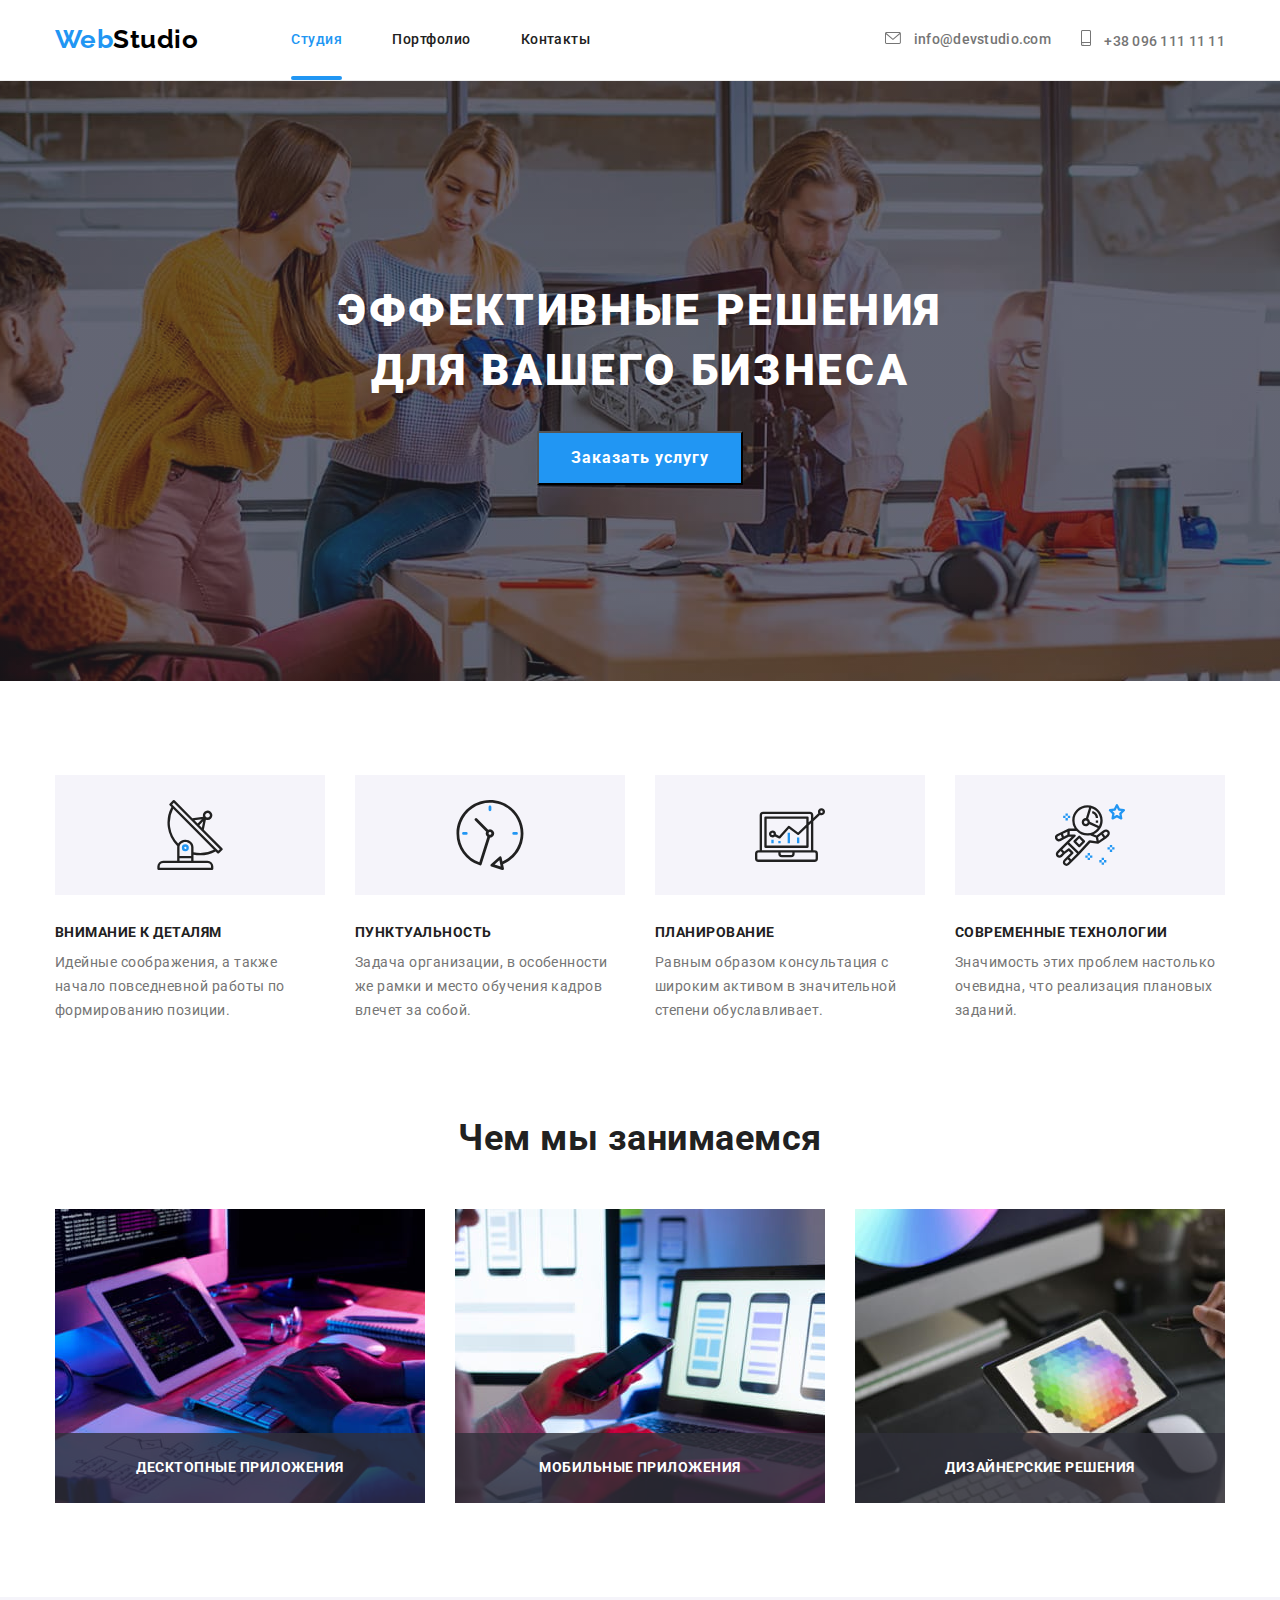
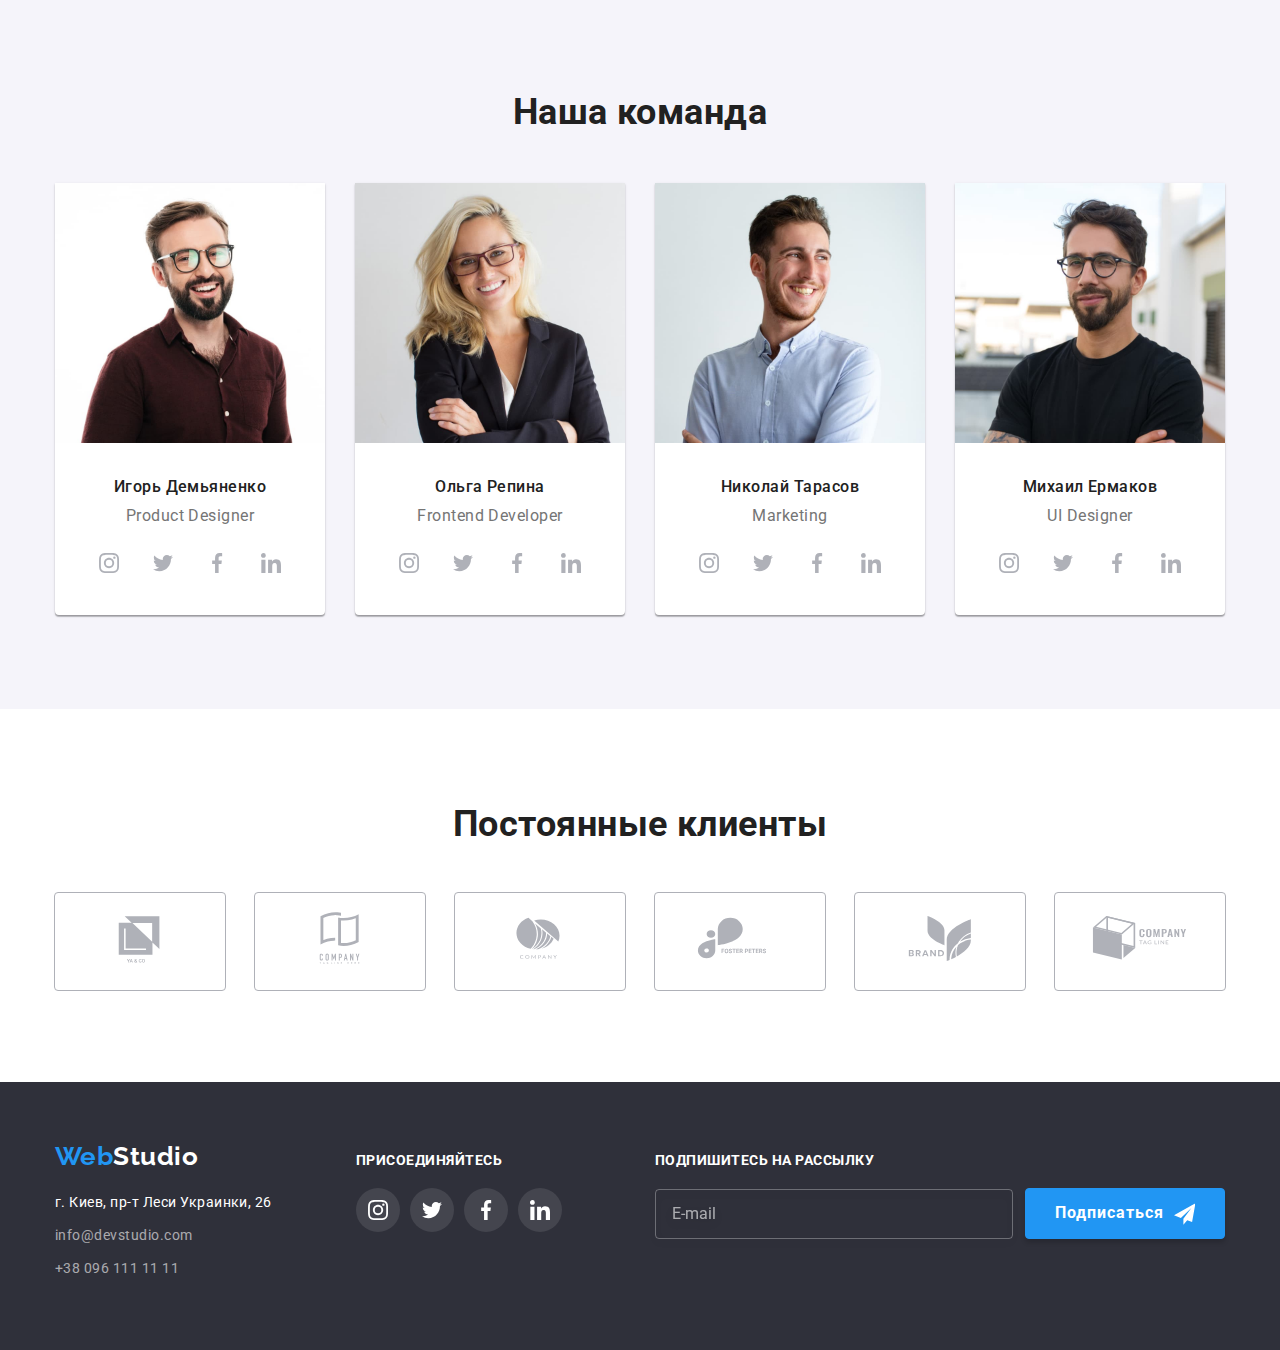
<file: index.html>
<!DOCTYPE html>
<html lang="ru">
  <head>
    <meta charset="UTF-8" />
    <meta http-equiv="X-UA-Compatible" content="IE=edge" />
    <meta name="viewport" content="width=device-width, initial-scale=1.0" />

    <title>Студия</title>
    <link rel="preconnect" href="https://fonts.googleapis.com" />
    <link rel="preconnect" href="https://fonts.gstatic.com" crossorigin />
    <link
      href="https://fonts.googleapis.com/css2?family=Raleway:wght@700&family=Roboto:wght@400;500;700;900&display=swap"
      rel="stylesheet"
    />
    <link
      rel="stylesheet"
      href="https://cdnjs.cloudflare.com/ajax/libs/modern-normalize/1.1.0/modern-normalize.min.css"
    />
    <link rel="stylesheet" href="./css/main.min.css" />
  </head>
  <body>
    <header class="header">
      <div class="container">
        <nav class="header__nav">
          <a href="./index.html" class="header__logo"
            ><span class="header__logo-begin">Web</span>Studio</a
          >
          <ul class="main-nav">
            <li class="main-nav__item">
              <a href="./index.html" class="main-nav__link main-nav__link--current">Студия</a>
            </li>
            <li class="main-nav__item">
              <a href="./portfolio.html" class="main-nav__link">Портфолио</a>
            </li>
            <li class="main-nav__item"><a href="" class="main-nav__link">Контакты</a></li>
          </ul>

          <ul class="auth-nav">
            <li class="auth-nav__item">
              <a href="mailto:info@devstudio.com" class="auth-nav__link">
                <svg width="16px" height="12px">
                  <use href="./images/symbol-defs.svg#icon-mail"></use>
                </svg>
                info@devstudio.com</a
              >
            </li>
            <li class="auth-nav__item">
              <a href="tel:+380961111111" class="auth-nav__link">
                <svg width="10px" height="16px">
                  <use href="./images/symbol-defs.svg#icon-tel"></use>
                </svg>
                +38 096 111 11 11</a
              >
            </li>
          </ul>
        </nav>
      </div>
    </header>
    <main>
      <section class="section section-hero">
        <div class="container">
          <h1 class="section-hero__title">Эффективные решения для вашего бизнеса</h1>
          <button data-modal-open type="button" class="section-hero__button">
            Заказать услугу
          </button>
        </div>
      </section>

      <section class="section">
        <div class="container">
          <!-- <h2>Особенности</h2> -->
          <ul class="features">
            <li class="features__item">
              <div class="feature-card">
                <svg width="70px" height="70px">
                  <use href="./images/symbol-defs.svg#icon-antenna"></use>
                </svg>
              </div>
              <h3 class="feature-card__title">Внимание к деталям</h3>
              <p class="feature-card__description">
                Идейные соображения, а также начало повседневной работы по формированию позиции.
              </p>
            </li>
            <li class="features__item">
              <div class="feature-card">
                <svg width="70px" height="70px">
                  <use href="./images/symbol-defs.svg#icon-clock"></use>
                </svg>
              </div>
              <h3 class="feature-card__title">Пунктуальность</h3>
              <p class="feature-card__description">
                Задача организации, в особенности же рамки и место обучения кадров влечет за собой.
              </p>
            </li>
            <li class="features__item">
              <div class="feature-card">
                <svg width="70px" height="70px">
                  <use href="./images/symbol-defs.svg#icon-diagram"></use>
                </svg>
              </div>
              <h3 class="feature-card__title">Планирование</h3>
              <p class="feature-card__description">
                Равным образом консультация с широким активом в значительной степени обуславливает.
              </p>
            </li>
            <li class="features__item">
              <div class="feature-card">
                <svg width="70px" height="70px">
                  <use href="./images/symbol-defs.svg#icon-astronaut"></use>
                </svg>
              </div>
              <h3 class="feature-card__title">Современные технологии</h3>
              <p class="feature-card__description">
                Значимость этих проблем настолько очевидна, что реализация плановых заданий.
              </p>
            </li>
          </ul>
        </div>
      </section>

      <!-- Our works -->

      <section class="section works-section">
        <div class="container">
          <h2 class="section-title">Чем мы занимаемся</h2>
          <ul class="our-works">
            <li class="our-works__item">
              <img src="./images/img1.jpg" alt="веб-разработка" width="370" height="294" />
              <h3 class="our-works__title">Десктопные приложения</h3>
            </li>
            <li class="our-works__item">
              <img src="./images/img2.jpg" alt="мобильные-приложения" width="370" height="294" />
              <h3 class="our-works__title">Мобильные приложения</h3>
            </li>
            <li class="our-works__item">
              <img src="./images/img3.jpg" alt="дизайн" width="370" height="294" />
              <h3 class="our-works__title">Дизайнерские решения</h3>
            </li>
          </ul>
        </div>
      </section>

      <!-- Our team -->

      <section class="section section-team">
        <div class="container">
          <h2 class="section-title">Наша команда</h2>
          <ul class="our-team">
            <li class="our-team__item">
              <img src="./images/igor.jpg" alt="Игорь Демьяненко" width="270" height="260" />
              <div class="member-card">
                <h3 class="member-card__name">Игорь Демьяненко</h3>
                <p class="member-card__position">Product Designer</p>
                <ul class="member-card__social-links">
                  <li class="member-card__social-link">
                    <a href="" class="member-card__social-link-icon">
                      <svg width="20px" height="20px">
                        <use href="./images/symbol-defs.svg#icon-instagram"></use>
                      </svg>
                    </a>
                  </li>
                  <li class="member-card__social-link">
                    <a href="" class="member-card__social-link-icon">
                      <svg width="20px" height="20px">
                        <use href="./images/symbol-defs.svg#icon-twitter"></use>
                      </svg>
                    </a>
                  </li>
                  <li class="member-card__social-link">
                    <a href="" class="member-card__social-link-icon">
                      <svg width="20px" height="20px">
                        <use href="./images/symbol-defs.svg#icon-facebook"></use>
                      </svg>
                    </a>
                  </li>
                  <li class="member-card__social-link">
                    <a href="" class="member-card__social-link-icon">
                      <svg width="20px" height="20px">
                        <use href="./images/symbol-defs.svg#icon-linkedin"></use>
                      </svg>
                    </a>
                  </li>
                </ul>
              </div>
            </li>

            <li class="our-team__item">
              <img src="./images/olga.jpg" alt="Ольга Репина" width="270" height="260" />
              <div class="member-card">
                <h3 class="member-card__name">Ольга Репина</h3>
                <p class="member-card__position">Frontend Developer</p>
                <ul class="member-card__social-links">
                  <li class="member-card__social-link">
                    <a href="" class="member-card__social-link-icon">
                      <svg width="20px" height="20px">
                        <use href="./images/symbol-defs.svg#icon-instagram"></use>
                      </svg>
                    </a>
                  </li>
                  <li class="member-card__social-link">
                    <a href="" class="member-card__social-link-icon">
                      <svg width="20px" height="20px">
                        <use href="./images/symbol-defs.svg#icon-twitter"></use>
                      </svg>
                    </a>
                  </li>
                  <li class="member-card__social-link">
                    <a href="" class="member-card__social-link-icon">
                      <svg width="20px" height="20px">
                        <use href="./images/symbol-defs.svg#icon-facebook"></use>
                      </svg>
                    </a>
                  </li>
                  <li class="member-card__social-link">
                    <a href="" class="member-card__social-link-icon">
                      <svg width="20px" height="20px">
                        <use href="./images/symbol-defs.svg#icon-linkedin"></use>
                      </svg>
                    </a>
                  </li>
                </ul>
              </div>
            </li>
            <li class="our-team__item">
              <img src="./images/nikolay.jpg" alt="Николай Тарасов" width="270" height="260" />
              <div class="member-card">
                <h3 class="member-card__name">Николай Тарасов</h3>
                <p class="member-card__position">Marketing</p>
                <ul class="member-card__social-links">
                  <li class="member-card__social-link">
                    <a href="" class="member-card__social-link-icon">
                      <svg width="20px" height="20px">
                        <use href="./images/symbol-defs.svg#icon-instagram"></use>
                      </svg>
                    </a>
                  </li>
                  <li class="member-card__social-link">
                    <a href="" class="member-card__social-link-icon">
                      <svg width="20px" height="20px">
                        <use href="./images/symbol-defs.svg#icon-twitter"></use>
                      </svg>
                    </a>
                  </li>
                  <li class="member-card__social-link">
                    <a href="" class="member-card__social-link-icon">
                      <svg width="20px" height="20px">
                        <use href="./images/symbol-defs.svg#icon-facebook"></use>
                      </svg>
                    </a>
                  </li>
                  <li class="member-card__social-link">
                    <a href="" class="member-card__social-link-icon">
                      <svg width="20px" height="20px">
                        <use href="./images/symbol-defs.svg#icon-linkedin"></use>
                      </svg>
                    </a>
                  </li>
                </ul>
              </div>
            </li>
            <li class="our-team__item">
              <img src="./images/mihail.jpg" alt="Михаил Ермаков" width="270" height="260" />
              <div class="member-card">
                <h3 class="member-card__name">Михаил Ермаков</h3>
                <p class="member-card__position">UI Designer</p>
                <ul class="member-card__social-links">
                  <li class="member-card__social-link">
                    <a href="" class="member-card__social-link-icon">
                      <svg width="20px" height="20px">
                        <use href="./images/symbol-defs.svg#icon-instagram"></use>
                      </svg>
                    </a>
                  </li>
                  <li class="member-card__social-link">
                    <a href="" class="member-card__social-link-icon">
                      <svg width="20px" height="20px">
                        <use href="./images/symbol-defs.svg#icon-twitter"></use>
                      </svg>
                    </a>
                  </li>
                  <li class="member-card__social-link">
                    <a href="" class="member-card__social-link-icon">
                      <svg width="20px" height="20px">
                        <use href="./images/symbol-defs.svg#icon-facebook"></use>
                      </svg>
                    </a>
                  </li>
                  <li class="member-card__social-link">
                    <a href="" class="member-card__social-link-icon">
                      <svg width="20px" height="20px">
                        <use href="./images/symbol-defs.svg#icon-linkedin"></use>
                      </svg>
                    </a>
                  </li>
                </ul>
              </div>
            </li>
          </ul>
        </div>
      </section>

      <!-- Our clients -->

      <section class="section">
        <div class="container">
          <h2 class="section-title">Постоянные клиенты</h2>
          <div>
            <ul class="clients">
              <li class="clients__card">
                <a href="" class="clients__logo">
                  <svg width="106px" height="60px">
                    <use href="./images/symbol-defs.svg#icon-client1"></use>
                  </svg>
                </a>
              </li>
              <li class="clients__card">
                <a href="" class="clients__logo">
                  <svg width="106px" height="60px">
                    <use href="./images/symbol-defs.svg#icon-client2"></use>
                  </svg>
                </a>
              </li>
              <li class="clients__card">
                <a href="" class="clients__logo">
                  <svg width="106px" height="60px">
                    <use href="./images/symbol-defs.svg#icon-client3"></use>
                  </svg>
                </a>
              </li>
              <li class="clients__card">
                <a href="" class="clients__logo">
                  <svg width="106px" height="60px">
                    <use href="./images/symbol-defs.svg#icon-client4"></use>
                  </svg>
                </a>
              </li>
              <li class="clients__card">
                <a href="" class="clients__logo">
                  <svg width="106px" height="60px">
                    <use href="./images/symbol-defs.svg#icon-client5"></use>
                  </svg>
                </a>
              </li>
              <li class="clients__card">
                <a href="" class="clients__logo">
                  <svg width="106px" height="60px">
                    <use href="./images/symbol-defs.svg#icon-client6"></use>
                  </svg>
                </a>
              </li>
            </ul>
          </div>
        </div>
      </section>
    </main>

    <!-- footer -->

    <footer class="footer">
      <div class="container footer-flex">
        <div class="footer-address">
          <a href="./index.html" class="footer-address__logo"
            ><span class="footer-address__logo-begin">Web</span>Studio</a
          >
          <address>
            <ul>
              <li>
                <a href="" class="footer-address__link white">г. Киев, пр-т Леси Украинки, 26</a>
              </li>
              <li>
                <a href="mailto:info@devstudio.com" class="footer-address__link"
                  >info@devstudio.com</a
                >
              </li>
              <li>
                <a href="tel:+380961111111" class="footer-address__link">+38 096 111 11 11</a>
              </li>
            </ul>
          </address>
        </div>

        <div class="join">
          <h2 class="join__title">присоединяйтесь</h2>
          <ul class="join__social-links">
            <li class="join__social-link">
              <a href="" class="join__social-link-icon">
                <svg width="20px" height="20px">
                  <use href="./images/symbol-defs.svg#icon-instagram"></use>
                </svg>
              </a>
            </li>
            <li class="join__social-link">
              <a href="" class="join__social-link-icon">
                <svg width="20px" height="20px">
                  <use href="./images/symbol-defs.svg#icon-twitter"></use>
                </svg>
              </a>
            </li>

            <li class="join__social-link">
              <a href="" class="join__social-link-icon">
                <svg width="20px" height="20px">
                  <use href="./images/symbol-defs.svg#icon-facebook"></use>
                </svg>
              </a>
            </li>

            <li class="join__social-link">
              <a href="" class="join__social-link-icon">
                <svg width="20px" height="20px">
                  <use href="./images/symbol-defs.svg#icon-linkedin"></use>
                </svg>
              </a>
            </li>
          </ul>
        </div>
        <div class="subscribe">
          <h2 class="join__title">Подпишитесь на рассылку</h2>
          <form class="subscribe__form">
            <label for="mail"></label>
            <input
              class="subscribe__input"
              type="email"
              name="mail"
              id="mail"
              placeholder="E-mail"
            />
            <button type="submit" class="subscribe__button">
              Подписаться
              <svg width="24px" height="24px" class="subscribe__icon">
                <use href="./images/symbol-defs.svg#icon-send"></use>
              </svg>
            </button>
          </form>
        </div>
      </div>
    </footer>

    <div class="backdrop is-hidden" data-modal>
      <div class="modal">
        <form class="form">
          <button class="modal__close" data-modal-close>
            <svg width="20px" height="20px">
              <use href="./images/symbol-defs.svg#icon-modal_close2"></use>
            </svg>
          </button>
          <h2 class="form__title">Оставьте свои данные, мы вам перезвоним</h2>
          <ul>
            <li class="form__field">
              <label for="name" class="form__label">Имя</label>
              <input type="text" name="name" id="name" class="form__input" />
              <svg width="20px" height="20px" class="form__icon">
                <use href="./images/symbol-defs.svg#icon-modal_person"></use>
              </svg>
            </li>
            <li class="form__field">
              <label for="tel" class="form__label">Телефон</label>
              <input type="tel" name="tel" id="tel" class="form__input" />
              <svg width="20px" height="20px" class="form__icon">
                <use href="./images/symbol-defs.svg#icon-modal_phone"></use>
              </svg>
            </li>
            <li class="form__field">
              <label for="mail2" class="form__label">Почта</label>
              <input type="email" name="mail2" id="mail2" class="form__input" />
              <svg width="20px" height="20px" class="form__icon">
                <use href="./images/symbol-defs.svg#icon-modal_mail"></use>
              </svg>
            </li>
          </ul>

          <div class="form__comment">
            <label for="comment" class="form__comment-label">Комментарий </label>
            <textarea
              class="form__comment-input"
              name="comment"
              id="comment"
              cols="30"
              rows="10"
              placeholder="Введите текст"
            ></textarea>
          </div>

          <div class="form__send">
            <label for="policy" class="form__policy">
              <input type="checkbox" name="policy" id="policy" class="form__checkbox" />
              <span class="form__checkbox-icon"></span>Соглашаюсь с рассылкой и принимаю
              <a href="" class="form__link-policy">Условия договора</a></label
            >
            <button type="submit" class="form__send-button">Отправить</button>
          </div>
        </form>
      </div>
    </div>
    <script src="./js/modal.js"></script>
  </body>
</html>
</file>
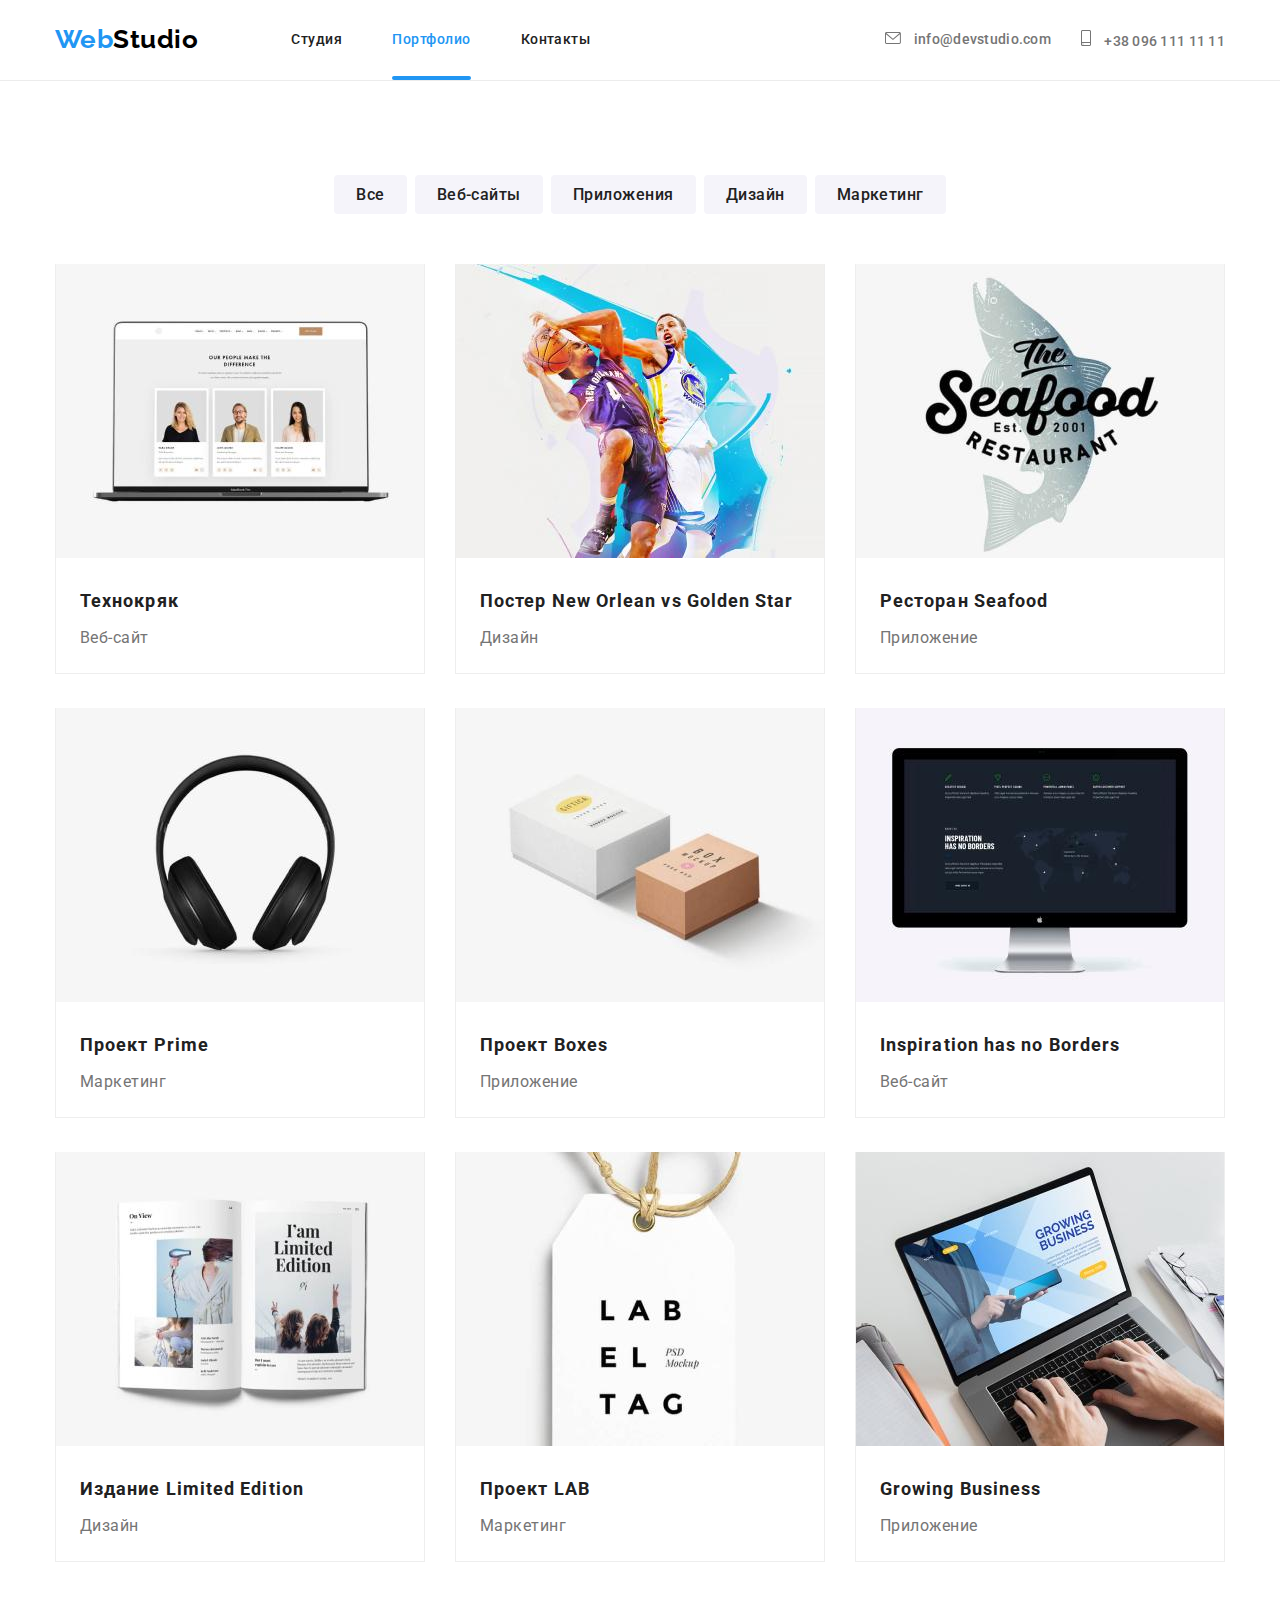
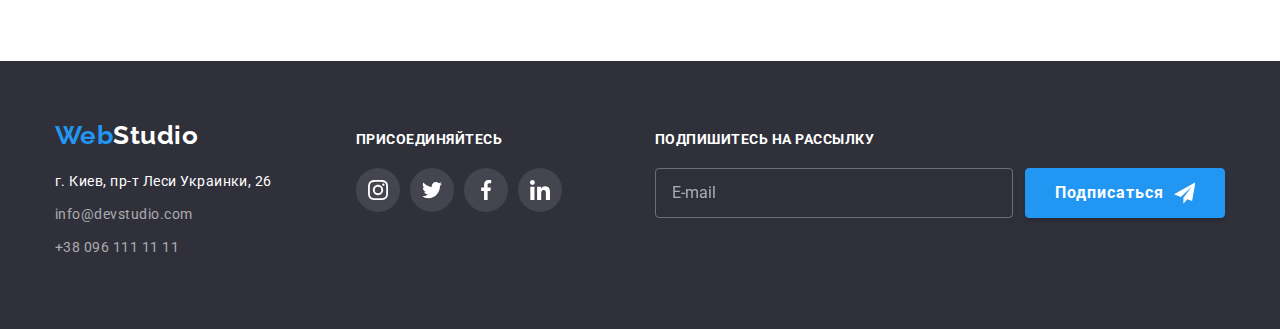
<file: portfolio.html>
<!DOCTYPE html>
<html lang="ru">
  <head>
    <meta charset="UTF-8" />
    <meta http-equiv="X-UA-Compatible" content="IE=edge" />
    <meta name="viewport" content="width=device-width, initial-scale=1.0" />
    <title>Портфолио</title>

    <link rel="preconnect" href="https://fonts.googleapis.com" />
    <link rel="preconnect" href="https://fonts.gstatic.com" crossorigin />
    <link
      href="https://fonts.googleapis.com/css2?family=Raleway:wght@700&family=Roboto:wght@400;500;700;900&display=swap"
      rel="stylesheet"
    />
    <link
      rel="stylesheet"
      href="https://cdnjs.cloudflare.com/ajax/libs/modern-normalize/1.1.0/modern-normalize.min.css"
    />
    <link rel="stylesheet" href="./css/main.min.css" />
  </head>

  <body>
    <header class="header">
      <div class="container">
        <nav class="header__nav">
          <a href="./index.html" class="header__logo"
            ><span class="header__logo-begin">Web</span>Studio</a
          >
          <ul class="main-nav">
            <li class="main-nav__item">
              <a href="./index.html" class="main-nav__link">Студия</a>
            </li>
            <li class="main-nav__item">
              <a href="./portfolio.html" class="main-nav__link main-nav__link--current"
                >Портфолио</a
              >
            </li>
            <li class="main-nav__item"><a href="" class="main-nav__link">Контакты</a></li>
          </ul>

          <ul class="auth-nav">
            <li class="auth-nav__item">
              <a href="mailto:info@devstudio.com" class="auth-nav__link">
                <svg width="16px" height="12px">
                  <use href="./images/symbol-defs.svg#icon-mail"></use>
                </svg>
                info@devstudio.com</a
              >
            </li>
            <li class="auth-nav__item">
              <a href="tel:+380961111111" class="auth-nav__link">
                <svg width="10px" height="16px">
                  <use href="./images/symbol-defs.svg#icon-tel"></use>
                </svg>
                +38 096 111 11 11</a
              >
            </li>
          </ul>
        </nav>
      </div>
    </header>

    <main>
      <!-- filter buttons -->
      <section class="section">
        <div class="container">
          <ul class="filter">
            <li class="filter__btn"><button class="filter__button" type="button">Все</button></li>
            <li class="filter__btn">
              <button class="filter__button" type="button">Веб-сайты</button>
            </li>
            <li class="filter__btn">
              <button class="filter__button" type="button">Приложения</button>
            </li>
            <li class="filter__btn">
              <button class="filter__button" type="button">Дизайн</button>
            </li>
            <li class="filter__btn">
              <button class="filter__button" type="button">Маркетинг</button>
            </li>
          </ul>

          <!-- examples -->

          <ul class="examples-list">
            <li class="example-card">
              <a href="" class="example-card__link">
                <div class="example-card__descripion">
                  <img src="./images/tehno-crack.jpg" alt="" width="370" height="294" />
                  <p class="example-card__descripion-text">
                    Технокряк это современная площадка распространения коронавируса. Компании
                    используют эту платформу для цифрового шпионажа и атак на защищённые сервера
                    конкурентов.
                  </p>
                </div>
                <div class="example-card__name">
                  <h2 class="example-card__title">Технокряк</h2>
                  <p class="example-card__type">Веб-сайт</p>
                </div>
              </a>
            </li>
            <li class="example-card">
              <a href="" class="example-card__link">
                <div class="example-card__descripion">
                  <img src="./images/poster.jpg" alt="" width="370" height="294" />
                  <p class="example-card__descripion-text">
                    Технокряк это современная площадка распространения коронавируса. Компании
                    используют эту платформу для цифрового шпионажа и атак на защищённые сервера
                    конкурентов.
                  </p>
                </div>
                <div class="example-card__name">
                  <h2 class="example-card__title">Постер New Orlean vs Golden Star</h2>
                  <p class="example-card__type">Дизайн</p>
                </div>
              </a>
            </li>
            <li class="example-card">
              <a href="" class="example-card__link">
                <div class="example-card__descripion">
                  <img src="./images/seafood.jpg" alt="" width="370" height="294" />
                  <p class="example-card__descripion-text">
                    Технокряк это современная площадка распространения коронавируса. Компании
                    используют эту платформу для цифрового шпионажа и атак на защищённые сервера
                    конкурентов.
                  </p>
                </div>
                <div class="example-card__name">
                  <h2 class="example-card__title">Ресторан Seafood</h2>
                  <p class="example-card__type">Приложение</p>
                </div>
              </a>
            </li>
            <li class="example-card">
              <a href="" class="example-card__link">
                <div class="example-card__descripion">
                  <img src="./images/project-prime.jpg" alt="" width="370" height="294" />
                  <p class="example-card__descripion-text">
                    Технокряк это современная площадка распространения коронавируса. Компании
                    используют эту платформу для цифрового шпионажа и атак на защищённые сервера
                    конкурентов.
                  </p>
                </div>
                <div class="example-card__name">
                  <h2 class="example-card__title">Проект Prime</h2>
                  <p class="example-card__type">Маркетинг</p>
                </div>
              </a>
            </li>
            <li class="example-card">
              <a href="" class="example-card__link">
                <div class="example-card__descripion">
                  <img src="./images/project-boxes.jpg" alt="" width="370" height="294" />
                  <p class="example-card__descripion-text">
                    Технокряк это современная площадка распространения коронавируса. Компании
                    используют эту платформу для цифрового шпионажа и атак на защищённые сервера
                    конкурентов.
                  </p>
                </div>
                <div class="example-card__name">
                  <h2 class="example-card__title">Проект Boxes</h2>
                  <p class="example-card__type">Приложение</p>
                </div>
              </a>
            </li>
            <li class="example-card">
              <a href="" class="example-card__link">
                <div class="example-card__descripion">
                  <img
                    src="./images/inspiration-has-no-borders.jpg"
                    alt=""
                    width="370"
                    height="294"
                  />
                  <p class="example-card__descripion-text">
                    Технокряк это современная площадка распространения коронавируса. Компании
                    используют эту платформу для цифрового шпионажа и атак на защищённые сервера
                    конкурентов.
                  </p>
                </div>
                <div class="example-card__name">
                  <h2 class="example-card__title">Inspiration has no Borders</h2>
                  <p class="example-card__type">Веб-сайт</p>
                </div>
              </a>
            </li>
            <li class="example-card">
              <a href="" class="example-card__link">
                <div class="example-card__descripion">
                  <img src="./images/limited-edition.jpg" alt="" width="370" height="294" />
                  <p class="example-card__descripion-text">
                    Технокряк это современная площадка распространения коронавируса. Компании
                    используют эту платформу для цифрового шпионажа и атак на защищённые сервера
                    конкурентов.
                  </p>
                </div>
                <div class="example-card__name">
                  <h2 class="example-card__title">Издание Limited Edition</h2>
                  <p class="example-card__type">Дизайн</p>
                </div>
              </a>
            </li>
            <li class="example-card">
              <a href="" class="example-card__link"
                ><div class="example-card__descripion">
                  <img src="./images/project-lab.jpg" alt="" width="370" height="294" />
                  <p class="example-card__descripion-text">
                    Технокряк это современная площадка распространения коронавируса. Компании
                    используют эту платформу для цифрового шпионажа и атак на защищённые сервера
                    конкурентов.
                  </p>
                </div>
                <div class="example-card__name">
                  <h2 class="example-card__title">Проект LAB</h2>
                  <p class="example-card__type">Маркетинг</p>
                </div>
              </a>
            </li>
            <li class="example-card">
              <a href="" class="example-card__link">
                <div class="example-card__descripion">
                  <img src="./images/growing-business.jpg" alt="" width="370" height="294" />
                  <p class="example-card__descripion-text">
                    Технокряк это современная площадка распространения коронавируса. Компании
                    используют эту платформу для цифрового шпионажа и атак на защищённые сервера
                    конкурентов.
                  </p>
                </div>
                <div class="example-card__name">
                  <h2 class="example-card__title">Growing Business</h2>
                  <p class="example-card__type">Приложение</p>
                </div>
              </a>
            </li>
          </ul>
        </div>
      </section>
    </main>
    <footer class="footer">
      <div class="container footer-flex">
        <div class="footer-address">
          <a href="./index.html" class="footer-address__logo"
            ><span class="footer-address__logo-begin">Web</span>Studio</a
          >
          <address>
            <ul>
              <li>
                <a href="" class="footer-address__link white">г. Киев, пр-т Леси Украинки, 26</a>
              </li>
              <li>
                <a href="mailto:info@devstudio.com" class="footer-address__link"
                  >info@devstudio.com</a
                >
              </li>
              <li>
                <a href="tel:+380961111111" class="footer-address__link">+38 096 111 11 11</a>
              </li>
            </ul>
          </address>
        </div>

        <div class="join">
          <h2 class="join__title">присоединяйтесь</h2>
          <ul class="join__social-links">
            <li class="join__social-link">
              <a href="" class="join__social-link-icon">
                <svg width="20px" height="20px">
                  <use href="./images/symbol-defs.svg#icon-instagram"></use>
                </svg>
              </a>
            </li>
            <li class="join__social-link">
              <a href="" class="join__social-link-icon">
                <svg width="20px" height="20px">
                  <use href="./images/symbol-defs.svg#icon-twitter"></use>
                </svg>
              </a>
            </li>

            <li class="join__social-link">
              <a href="" class="join__social-link-icon">
                <svg width="20px" height="20px">
                  <use href="./images/symbol-defs.svg#icon-facebook"></use>
                </svg>
              </a>
            </li>

            <li class="join__social-link">
              <a href="" class="join__social-link-icon">
                <svg width="20px" height="20px">
                  <use href="./images/symbol-defs.svg#icon-linkedin"></use>
                </svg>
              </a>
            </li>
          </ul>
        </div>
        <div class="subscribe">
          <h2 class="join__title">Подпишитесь на рассылку</h2>
          <form class="subscribe__form">
            <label for="mail"></label>
            <input
              class="subscribe__input"
              type="email"
              name="mail"
              id="mail"
              placeholder="E-mail"
            />
            <button type="submit" class="subscribe__button">
              Подписаться
              <svg width="24px" height="24px" class="subscribe__icon">
                <use href="./images/symbol-defs.svg#icon-send"></use>
              </svg>
            </button>
          </form>
        </div>
      </div>
    </footer>
  </body>
</html>
</file>
<file: css/main.min.css>
:root{--primary-text-color: #212121;--seconadary-text-color: #757575;--blue-text: #2196f3}body{background-color:#ffffff;color:#212121;font-family:Roboto, sans-serif;letter-spacing:0.03em}a{text-decoration:none}h1,h2,p{margin:0;padding:0}h3{margin-bottom:10px;margin-top:0px}textarea{resize:none}ul{list-style:none;padding:0;margin:0}.container{margin-left:auto;margin-right:auto;padding-left:15px;padding-right:15px;width:1200px}.header{border-bottom-width:1px;border-bottom-style:solid;border-bottom-color:#ececec}.header__nav{display:-webkit-box;display:-ms-flexbox;display:flex;-webkit-box-align:center;-ms-flex-align:center;align-items:center}.header__logo{display:block;color:#000;font-family:Raleway, sans-serif;font-style:normal;font-weight:bold;font-size:26px;line-height:1.14;text-decoration:none;margin-right:93px}.header__logo-begin{color:var(--blue-text)}.main-nav{display:-webkit-box;display:-ms-flexbox;display:flex}.main-nav .main-nav__item+.main-nav__item{margin-left:50px}.main-nav__link{position:relative;display:-webkit-box;display:-ms-flexbox;display:flex;padding-top:32px;padding-bottom:32px;color:var(--primary-text-color);font-weight:500;font-size:14px;line-height:1.14;text-decoration:none;-webkit-transition:color 250ms cubic-bezier(0.4, 0, 0.2, 1);transition:color 250ms cubic-bezier(0.4, 0, 0.2, 1)}.main-nav__link:hover,.main-nav__link:focus{color:var(--blue-text)}.main-nav__link::after{position:absolute;left:0;bottom:0px;content:'';display:block;width:100%;height:4px;border-radius:2px;background-color:var(--blue-text);opacity:0;-webkit-transition:color 250ms cubic-bezier(0.4, 0, 0.2, 1);transition:color 250ms cubic-bezier(0.4, 0, 0.2, 1)}.main-nav__link--current{color:var(--blue-text)}.main-nav__link--current::after{opacity:1}.auth-nav{display:-webkit-box;display:-ms-flexbox;display:flex;margin-left:auto}.auth-nav .auth-nav__item+.auth-nav__item{margin-left:30px}.auth-nav__link{font-weight:500;font-size:14px;line-height:1.14;letter-spacing:0.02em;color:var(--seconadary-text-color);text-decoration:none;-webkit-transition:color 250ms cubic-bezier(0.4, 0, 0.2, 1);transition:color 250ms cubic-bezier(0.4, 0, 0.2, 1)}.auth-nav__link:hover,.auth-nav__link:focus{color:var(--blue-text)}.auth-nav__link svg{fill:var(--seconadary-text-color);margin-right:10px;-webkit-transition:fill 250ms cubic-bezier(0.4, 0, 0.2, 1);transition:fill 250ms cubic-bezier(0.4, 0, 0.2, 1)}.auth-nav__link:hover svg,.auth-nav__link:focus svg{fill:var(--blue-text)}.section{padding-top:94px;padding-bottom:94px}.section-hero{padding-top:200px;padding-bottom:200px;margin-left:auto;margin-right:auto;background-color:#2f303a;text-align:center;max-width:1600px;height:600px;background-image:-webkit-gradient(linear, left top, right top, from(rgba(47,48,58,0.4)), to(rgba(47,48,58,0.4))),url(../images/hero.jpg);background-image:linear-gradient(to right, rgba(47,48,58,0.4), rgba(47,48,58,0.4)),url(../images/hero.jpg);background-repeat:no-repeat;background-position:center;background-size:cover}.section-hero__title{max-width:696px;margin-left:auto;margin-right:auto;margin-bottom:30px;color:#ffffff;font-weight:900;font-size:44px;line-height:1.36;letter-spacing:0.06em;text-transform:uppercase;text-align:center}.section-hero__button{color:#ffffff;background-color:var(--blue-text);font-weight:bold;font-size:16px;line-height:1.9;letter-spacing:0.06em;padding:10px 32px;font-family:inherit}.features{display:-webkit-box;display:-ms-flexbox;display:flex}.features .features__item+.features__item,.our-works .our-works__item+.our-works__item,.our-team .our-team__item+.our-team__item{margin-left:30px}.feature-card{width:270px;height:120px;display:-webkit-box;display:-ms-flexbox;display:flex;-webkit-box-pack:center;-ms-flex-pack:center;justify-content:center;-webkit-box-align:center;-ms-flex-align:center;align-items:center;margin-bottom:30px;background-color:#f5f4fa}.feature-card__title{color:var(--primary-text-color);font-size:14px;line-height:1.14;font-weight:bold;text-transform:uppercase}.feature-card__description{color:var(--seconadary-text-color);font-weight:normal;font-size:14px;line-height:1.71}.works-section{padding-top:0}.section-title{margin-bottom:50px;color:var(--primary-text-color);font-weight:bold;font-size:36px;line-height:1.17;text-align:center}.our-works{display:-webkit-box;display:-ms-flexbox;display:flex}.our-works__item{position:relative;display:-webkit-box;display:-ms-flexbox;display:flex}.our-works__title{position:absolute;bottom:0px;padding:0;margin:0;width:370px;height:70px;display:-webkit-box;display:-ms-flexbox;display:flex;-webkit-box-align:center;-ms-flex-align:center;align-items:center;-webkit-box-pack:center;-ms-flex-pack:center;justify-content:center;font-weight:bold;font-size:14px;line-height:1.14;text-transform:uppercase;color:#ffffff;background:rgba(47,48,58,0.8)}.section-team{background-color:#f5f4fa}.our-team{display:-webkit-box;display:-ms-flexbox;display:flex}.our-team__item{background:#ffffff;-webkit-box-shadow:0px 1px 3px rgba(0,0,0,0.12),0px 1px 1px rgba(0,0,0,0.14),0px 2px 1px rgba(0,0,0,0.2);box-shadow:0px 1px 3px rgba(0,0,0,0.12),0px 1px 1px rgba(0,0,0,0.14),0px 2px 1px rgba(0,0,0,0.2);border-radius:0px 0px 4px 4px}.member-card{padding-top:30px;padding-bottom:30px;text-align:center}.member-card__name{color:var(--primary-text-color);font-weight:500;font-size:16px;line-height:1.19}.member-card__position{color:var(--seconadary-text-color);font-size:16px;line-height:1.19}.member-card__social-links{display:-webkit-box;display:-ms-flexbox;display:flex;-webkit-box-pack:justify;-ms-flex-pack:justify;justify-content:space-between;padding:0 32px;margin-top:16px}.member-card__social-link{width:44px;height:44px}.member-card__social-link-icon{width:100%;height:100%;fill:#afb1b8;border-radius:50%;display:-webkit-box;display:-ms-flexbox;display:flex;-webkit-box-align:center;-ms-flex-align:center;align-items:center;-webkit-box-pack:center;-ms-flex-pack:center;justify-content:center;-webkit-transition:fill 250ms cubic-bezier(0.4, 0, 0.2, 1),background-color 250ms cubic-bezier(0.4, 0, 0.2, 1);transition:fill 250ms cubic-bezier(0.4, 0, 0.2, 1),background-color 250ms cubic-bezier(0.4, 0, 0.2, 1)}.member-card__social-link-icon:hover,.member-card__social-link-icon:focus{fill:#ffffff;background-color:var(--blue-text)}.clients{display:-webkit-box;display:-ms-flexbox;display:flex;-webkit-box-pack:justify;-ms-flex-pack:justify;justify-content:space-between}.clients__card{width:170px;height:92px;display:-webkit-box;display:-ms-flexbox;display:flex;-webkit-box-align:center;-ms-flex-align:center;align-items:center;-webkit-box-pack:center;-ms-flex-pack:center;justify-content:center}.clients__card:not(:last-child){margin-right:30px}.clients__logo{fill:#afb1b8;padding:16px 32px;border:1px solid #afb1b8;-webkit-box-sizing:border-box;box-sizing:border-box;border-radius:4px;-webkit-transition:fill 250ms cubic-bezier(0.4, 0, 0.2, 1),border 250ms cubic-bezier(0.4, 0, 0.2, 1);transition:fill 250ms cubic-bezier(0.4, 0, 0.2, 1),border 250ms cubic-bezier(0.4, 0, 0.2, 1)}.clients__logo:hover,.clients__logo:focus{fill:var(--blue-text);border:1px solid var(--blue-text)}.footer{padding-top:60px;padding-bottom:60px;color:#ffffff;background-color:#2f303a}.footer-flex{display:-webkit-box;display:-ms-flexbox;display:flex;-webkit-box-align:baseline;-ms-flex-align:baseline;align-items:baseline}.footer-address{width:231px}.footer-address__logo{display:inline-block;color:#ffffff;font-family:Raleway, sans-serif;font-style:normal;font-weight:bold;font-size:26px;line-height:1.14;text-decoration:none;margin-bottom:20px}.footer-address__logo-begin{color:var(--blue-text)}.footer-address__link{display:inline-block;text-decoration:none;font-family:Roboto;font-size:14px;font-style:normal;line-height:1.7;color:rgba(255,255,255,0.6);margin-bottom:9px;-webkit-transition:color 250ms cubic-bezier(0.4, 0, 0.2, 1);transition:color 250ms cubic-bezier(0.4, 0, 0.2, 1)}.footer-address__link.white{color:#ffffff}.footer-address__link:focus,.footer-address__link:hover{color:var(--blue-text)}.join{margin-left:70px;margin-right:93px}.join__title{font-weight:bold;font-size:14px;line-height:1.14;text-transform:uppercase;color:#ffffff;margin-bottom:20px}.join__social-links{display:-webkit-box;display:-ms-flexbox;display:flex;-webkit-box-pack:justify;-ms-flex-pack:justify;justify-content:space-between;margin-top:20px}.join__social-link{width:44px;height:44px}.join__social-link:not(:last-child){margin-right:10px}.join__social-link-icon{width:100%;height:100%;border-radius:50%;background:rgba(255,255,255,0.1);fill:#ffffff;display:-webkit-box;display:-ms-flexbox;display:flex;-webkit-box-pack:center;-ms-flex-pack:center;justify-content:center;-webkit-box-align:center;-ms-flex-align:center;align-items:center;-webkit-transition:background-color 250ms cubic-bezier(0.4, 0, 0.2, 1);transition:background-color 250ms cubic-bezier(0.4, 0, 0.2, 1)}.join__social-link-icon:hover,.join__social-link-icon:focus{background-color:var(--blue-text)}.subscribe__form{display:-webkit-box;display:-ms-flexbox;display:flex;-webkit-box-align:center;-ms-flex-align:center;align-items:center;-webkit-box-pack:center;-ms-flex-pack:center;justify-content:center}.subscribe__input{border:1px solid rgba(255,255,255,0.3);-webkit-box-sizing:border-box;box-sizing:border-box;-webkit-filter:drop-shadow(0px 4px 4px rgba(0,0,0,0.15));filter:drop-shadow(0px 4px 4px rgba(0,0,0,0.15));border-radius:4px;background-color:transparent;padding:15px 16px;width:358px;outline:none;margin-right:12px}.subscribe__input::-webkit-input-placeholder{font-size:16px;line-height:1.25;color:rgba(255,255,255,0.6)}.subscribe__input:-ms-input-placeholder{font-size:16px;line-height:1.25;color:rgba(255,255,255,0.6)}.subscribe__input::-ms-input-placeholder{font-size:16px;line-height:1.25;color:rgba(255,255,255,0.6)}.subscribe__input::placeholder{font-size:16px;line-height:1.25;color:rgba(255,255,255,0.6)}.subscribe__button{width:200px;display:-webkit-box;display:-ms-flexbox;display:flex;-webkit-box-align:center;-ms-flex-align:center;align-items:center;-webkit-box-pack:center;-ms-flex-pack:center;justify-content:center;font-weight:bold;font-size:16px;line-height:1.8;letter-spacing:0.06em;color:#ffffff;background:#2196f3;-webkit-box-shadow:0px 4px 4px rgba(0,0,0,0.15);box-shadow:0px 4px 4px rgba(0,0,0,0.15);border-radius:4px;border:1px solid var(--blue-text);padding:10px 29px}.subscribe__icon{margin-left:10px;display:-webkit-box;display:-ms-flexbox;display:flex;-webkit-box-align:center;-ms-flex-align:center;align-items:center;-webkit-box-pack:center;-ms-flex-pack:center;justify-content:center}.backdrop{position:fixed;top:0;left:0;width:100%;height:100%;background-color:rgba(0,0,0,0.2);-webkit-transform:scale(1, 1);transform:scale(1, 1);-webkit-transition:border 250ms cubic-bezier(0.4, 0, 0.2, 1),-webkit-transform 250ms cubic-bezier(0.4, 0, 0.2, 1);transition:border 250ms cubic-bezier(0.4, 0, 0.2, 1),-webkit-transform 250ms cubic-bezier(0.4, 0, 0.2, 1);transition:transform 250ms cubic-bezier(0.4, 0, 0.2, 1),border 250ms cubic-bezier(0.4, 0, 0.2, 1);transition:transform 250ms cubic-bezier(0.4, 0, 0.2, 1),border 250ms cubic-bezier(0.4, 0, 0.2, 1),-webkit-transform 250ms cubic-bezier(0.4, 0, 0.2, 1)}.backdrop.is-hidden{opacity:1;pointer-events:none;-webkit-transform:scale(0, 0);transform:scale(0, 0)}.modal{position:absolute;top:50%;left:50%;-webkit-transform:translate(-50%, -50%);transform:translate(-50%, -50%);min-width:528px;min-height:581px;background:#ffffff;-webkit-box-shadow:0px 1px 3px rgba(0,0,0,0.12),0px 1px 1px rgba(0,0,0,0.14),0px 2px 1px rgba(0,0,0,0.2);box-shadow:0px 1px 3px rgba(0,0,0,0.12),0px 1px 1px rgba(0,0,0,0.14),0px 2px 1px rgba(0,0,0,0.2);border-radius:4px}.modal__close{position:absolute;top:8px;right:8px;width:30px;height:30px;padding:0px;border:none;background:transparent;cursor:pointer;border:1px solid rgba(0,0,0,0.1);-webkit-box-sizing:border-box;box-sizing:border-box;border-radius:50%;display:-webkit-box;display:-ms-flexbox;display:flex;-webkit-box-pack:center;-ms-flex-pack:center;justify-content:center;-webkit-box-align:center;-ms-flex-align:center;align-items:center}.modal__close:hover svg{fill:var(--blue-text)}.modal__close svg{width:18px;height:18px}.form{position:relative;width:528px;height:581px;margin-left:auto;margin-right:auto;padding:40px 40px 40px 40px}.form__title{font-weight:bold;font-size:20px;line-height:1.15;color:var(--primary-text-color);margin-bottom:12px;letter-spacing:0.03em}.form__field{position:relative;display:-webkit-box;display:-ms-flexbox;display:flex;-webkit-box-orient:vertical;-webkit-box-direction:normal;-ms-flex-direction:column;flex-direction:column;width:448px;margin-bottom:10px}.form__label{display:inline-block;margin-bottom:4px;font-size:12px;line-height:1.17;letter-spacing:0.01em;color:#757575}.form__input{width:100%;height:40px;border:1px solid rgba(33,33,33,0.2);-webkit-box-sizing:border-box;box-sizing:border-box;border-radius:4px;padding-left:30px;font-size:12px;line-height:1.17;letter-spacing:0.01em;-webkit-transition:border 250ms cubic-bezier(0.4, 0, 0.2, 1);transition:border 250ms cubic-bezier(0.4, 0, 0.2, 1)}.form__field:focus-within>.form__input{border:3px solid var(--blue-text);cursor:pointer;outline:none}.form__input:focus+.form__icon{fill:var(--blue-text)}.form__icon{position:absolute;top:50%;left:12px;width:18px;height:18px;fill:#212121;-webkit-transition:fill 250ms cubic-bezier(0.4, 0, 0.2, 1);transition:fill 250ms cubic-bezier(0.4, 0, 0.2, 1)}.form__comment{margin-bottom:20px}.form__comment-label{display:inline-block;margin-bottom:4px;font-size:12px;line-height:1.17;letter-spacing:0.01em;color:#757575}.form__comment-input{width:448px;height:120px;border:1px solid rgba(33,33,33,0.2);padding:12px 16px;outline:none}.form__comment-input::-webkit-input-placeholder{font-size:12px;line-height:1.17;letter-spacing:0.01em;color:rgba(117,117,117,0.5)}.form__comment-input:-ms-input-placeholder{font-size:12px;line-height:1.17;letter-spacing:0.01em;color:rgba(117,117,117,0.5)}.form__comment-input::-ms-input-placeholder{font-size:12px;line-height:1.17;letter-spacing:0.01em;color:rgba(117,117,117,0.5)}.form__comment-input::placeholder{font-size:12px;line-height:1.17;letter-spacing:0.01em;color:rgba(117,117,117,0.5)}.form__send{display:-webkit-box;display:-ms-flexbox;display:flex;-webkit-box-pack:center;-ms-flex-pack:center;justify-content:center;-webkit-box-align:center;-ms-flex-align:center;align-items:center;-webkit-box-orient:vertical;-webkit-box-direction:normal;-ms-flex-direction:column;flex-direction:column}.form__policy{display:-webkit-box;display:-ms-flexbox;display:flex;-webkit-box-align:center;-ms-flex-align:center;align-items:center;font-size:14px;line-height:24px;color:#757575;display:inline-block;margin-bottom:30px}.form__checkbox{-webkit-appearance:none;-moz-appearance:none;appearance:none}.form__checkbox-icon{width:15px;height:15px;display:inline-block;border:2px solid black;border-radius:2px;margin-right:8px}.form__checkbox:checked+.form__checkbox-icon{background-image:url(../images/check.svg);background-size:cover;background-origin:border-box;border:none}.form__link-policy{color:var(--blue-text);-webkit-text-decoration-line:underline;text-decoration-line:underline}.form__send-button{width:200px;height:50px;font-weight:bold;font-size:16px;line-height:1.2;color:#ffffff;letter-spacing:0.06em;border:transparent;padding:0px;background:#188ce8;-webkit-box-shadow:0px 4px 4px rgba(0,0,0,0.15);box-shadow:0px 4px 4px rgba(0,0,0,0.15);border-radius:4px;margin-bottom:40px}.filter{display:-webkit-box;display:-ms-flexbox;display:flex;-webkit-box-pack:center;-ms-flex-pack:center;justify-content:center;margin-bottom:50px}.filter .filter__btn+.filter__btn{margin-left:8px}.filter__button{color:var(--primary-text-color);background-color:#f5f4fa;font-weight:500;font-size:16px;line-height:1.7;letter-spacing:0.03em;padding:6px 22px;text-align:center;border-radius:4px;border:none;cursor:pointer;-webkit-transition:color 250ms cubic-bezier(0.4, 0, 0.2, 1),background-color 250ms cubic-bezier(0.4, 0, 0.2, 1),-webkit-box-shadow 250ms cubic-bezier(0.4, 0, 0.2, 1);transition:color 250ms cubic-bezier(0.4, 0, 0.2, 1),background-color 250ms cubic-bezier(0.4, 0, 0.2, 1),-webkit-box-shadow 250ms cubic-bezier(0.4, 0, 0.2, 1);transition:color 250ms cubic-bezier(0.4, 0, 0.2, 1),background-color 250ms cubic-bezier(0.4, 0, 0.2, 1),box-shadow 250ms cubic-bezier(0.4, 0, 0.2, 1);transition:color 250ms cubic-bezier(0.4, 0, 0.2, 1),background-color 250ms cubic-bezier(0.4, 0, 0.2, 1),box-shadow 250ms cubic-bezier(0.4, 0, 0.2, 1),-webkit-box-shadow 250ms cubic-bezier(0.4, 0, 0.2, 1)}.filter__button:hover,.filter__button:focus{color:#ffffff;background-color:var(--blue-text);-webkit-box-shadow:0px 3px 1px rgba(0,0,0,0.1),0px 1px 2px rgba(0,0,0,0.08),0px 2px 2px rgba(0,0,0,0.12);box-shadow:0px 3px 1px rgba(0,0,0,0.1),0px 1px 2px rgba(0,0,0,0.08),0px 2px 2px rgba(0,0,0,0.12)}.examples-list{display:-webkit-box;display:-ms-flexbox;display:flex;-ms-flex-wrap:wrap;flex-wrap:wrap;-webkit-box-pack:center;-ms-flex-pack:center;justify-content:center}.example-card{margin-right:30px;margin-bottom:30px}.example-card:nth-child(3n){margin-right:0px}.example-card:nth-last-child(-n+3){margin-bottom:0px}.example-card__link{display:inline-block;width:370px;border-bottom-width:1px;border-bottom-style:solid;border-bottom-color:#eeeeee;border-left-width:1px;border-left-style:solid;border-left-color:#eeeeee;border-right-width:1px;border-right-style:solid;border-right-color:#eeeeee;overflow:hidden;-webkit-transition:-webkit-box-shadow 250ms cubic-bezier(0.4, 0, 0.2, 1);transition:-webkit-box-shadow 250ms cubic-bezier(0.4, 0, 0.2, 1);transition:box-shadow 250ms cubic-bezier(0.4, 0, 0.2, 1);transition:box-shadow 250ms cubic-bezier(0.4, 0, 0.2, 1), -webkit-box-shadow 250ms cubic-bezier(0.4, 0, 0.2, 1)}.example-card__link:hover{-webkit-box-shadow:0px 1px 1px rgba(0,0,0,0.12),0px 4px 4px rgba(0,0,0,0.06),1px 4px 6px rgba(0,0,0,0.16);box-shadow:0px 1px 1px rgba(0,0,0,0.12),0px 4px 4px rgba(0,0,0,0.06),1px 4px 6px rgba(0,0,0,0.16)}.example-card__name{padding:20px 24px}.example-card__title{margin-bottom:4px;color:var(--primary-text-color);font-weight:700;font-size:18px;line-height:2;letter-spacing:0.06em}.example-card__type{color:var(--seconadary-text-color);font-size:16px;line-height:1.9}.example-card__descripion{position:relative;overflow:hidden}.example-card__descripion-text{display:-webkit-box;display:-ms-flexbox;display:flex;position:absolute;background-color:rgba(33,150,243,0.9);color:#ffffff;font-weight:400;font-size:18px;line-height:1.56;bottom:-1px;right:-1px;width:100%;height:100%;padding:63px 24px;-webkit-transform:translateY(100%);transform:translateY(100%);opacity:1;-webkit-transition:-webkit-transform 450ms cubic-bezier(0.4, 0, 0.2, 1);transition:-webkit-transform 450ms cubic-bezier(0.4, 0, 0.2, 1);transition:transform 450ms cubic-bezier(0.4, 0, 0.2, 1);transition:transform 450ms cubic-bezier(0.4, 0, 0.2, 1), -webkit-transform 450ms cubic-bezier(0.4, 0, 0.2, 1)}.example-card__link:hover .example-card__descripion-text{-webkit-transform:translateY(0);transform:translateY(0);opacity:1}
/*# sourceMappingURL=main.min.css.map */
</file>
